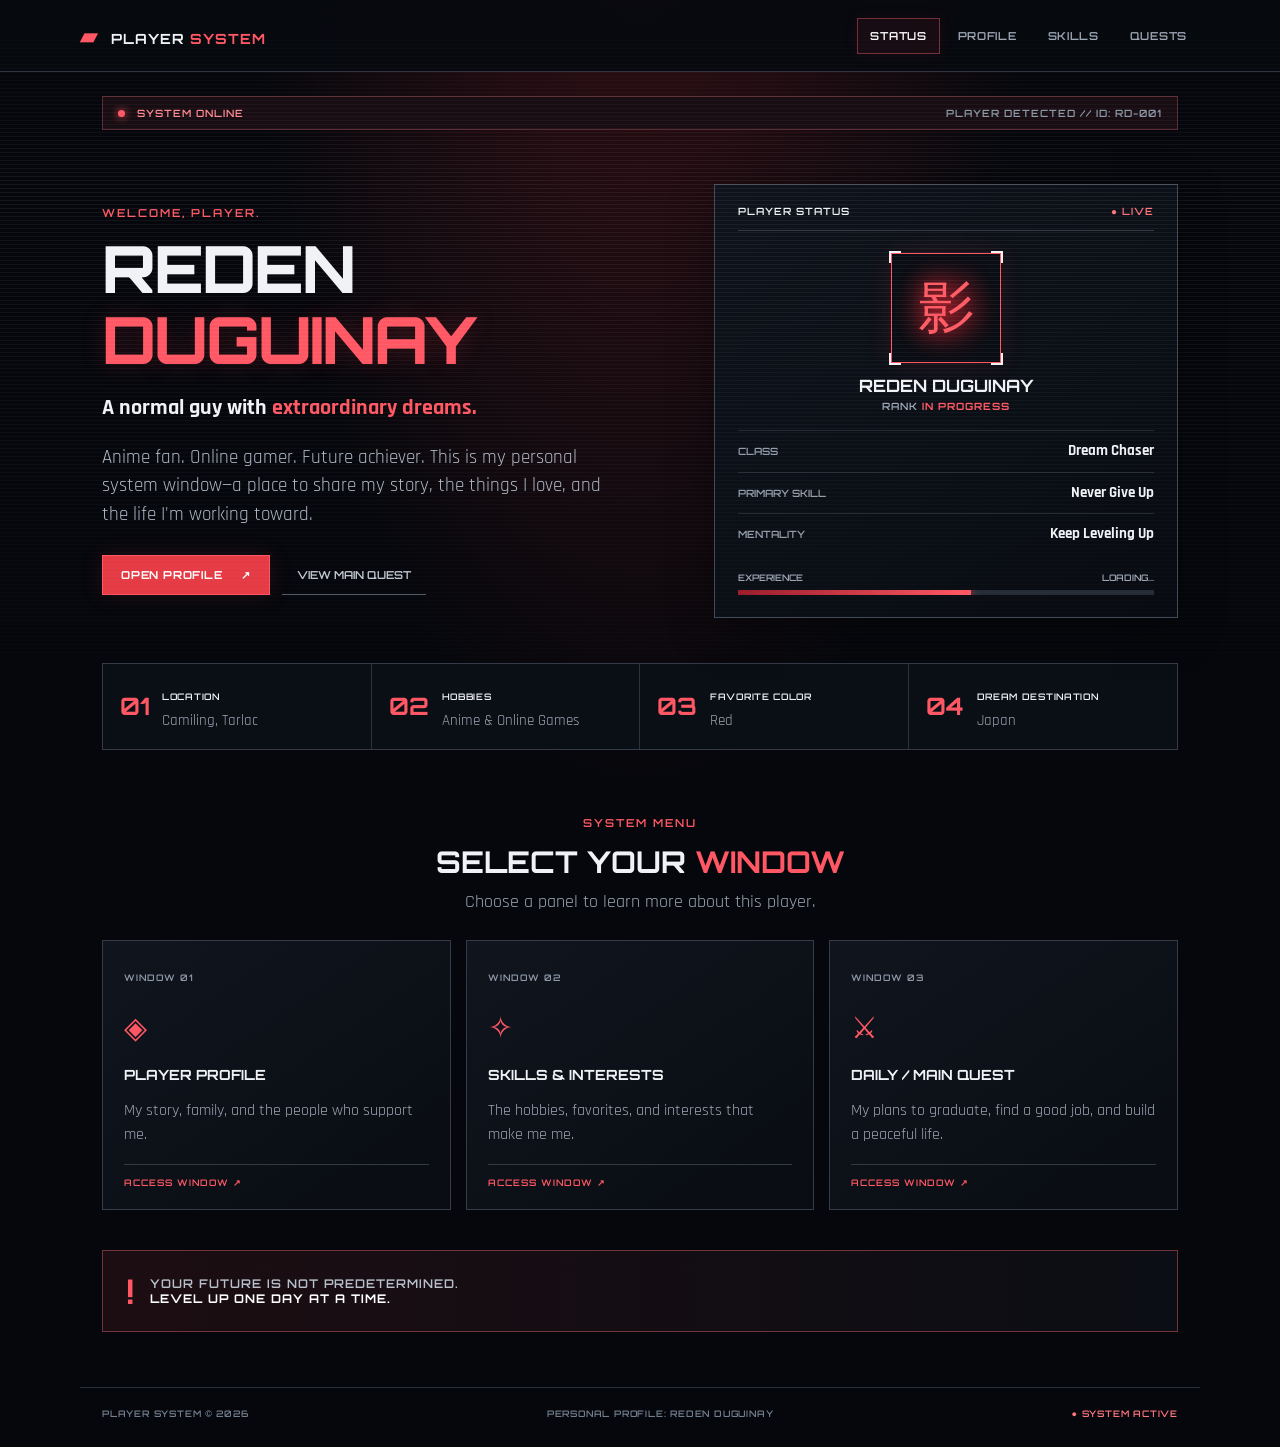
<file: index.html>
<!DOCTYPE html>
<html lang="en">
<head>
<meta charset="UTF-8"><meta name="viewport" content="width=device-width, initial-scale=1.0">
<title>PLAYER SYSTEM | Reden Duguinay</title><link rel="stylesheet" href="style.css">
</head>
<body>
<div class="scanlines"></div>
<header class="topbar">
  <a class="brand" href="index.html"><span class="brand-mark">▰</span> PLAYER <b>SYSTEM</b></a>
  <nav><a class="active" href="index.html">STATUS</a><a href="about.html">PROFILE</a><a href="interests.html">SKILLS</a><a href="goals.html">QUESTS</a></nav>
</header>
<main>
<section class="system-alert"><span class="alert-dot"></span> SYSTEM ONLINE <span class="alert-right">PLAYER DETECTED // ID: RD-001</span></section>
<section class="hero">
  <div class="hero-copy">
    <p class="overline">WELCOME, PLAYER.</p>
    <h1>REDEN<br><span>DUGUINAY</span></h1>
    <p class="subtitle">A normal guy with <span class="red">extraordinary dreams.</span></p>
    <p class="body-copy">Anime fan. Online gamer. Future achiever. This is my personal system window—a place to share my story, the things I love, and the life I'm working toward.</p>
    <div class="hero-buttons"><a class="system-button" href="about.html">OPEN PROFILE <span>↗</span></a><a class="text-button" href="goals.html">VIEW MAIN QUEST</a></div>
  </div>
  <div class="status-window">
    <div class="window-head"><span>PLAYER STATUS</span><span class="live">● LIVE</span></div>
    <div class="avatar-frame"><div class="avatar-symbol">影</div><span class="corner c1"></span><span class="corner c2"></span><span class="corner c3"></span><span class="corner c4"></span></div>
    <h2>REDEN DUGUINAY</h2><p class="rank">RANK <b>IN PROGRESS</b></p>
    <div class="stat-line"><span>CLASS</span><b>Dream Chaser</b></div>
    <div class="stat-line"><span>PRIMARY SKILL</span><b>Never Give Up</b></div>
    <div class="stat-line"><span>MENTALITY</span><b>Keep Leveling Up</b></div>
    <div class="xp-label"><span>EXPERIENCE</span><span>LOADING...</span></div><div class="xp-bar"><i></i></div>
  </div>
</section>
<section class="quick-stats">
  <article><span class="stat-number">01</span><div><b>LOCATION</b><p>Camiling, Tarlac</p></div></article>
  <article><span class="stat-number">02</span><div><b>HOBBIES</b><p>Anime & Online Games</p></div></article>
  <article><span class="stat-number">03</span><div><b>FAVORITE COLOR</b><p>Red</p></div></article>
  <article><span class="stat-number">04</span><div><b>DREAM DESTINATION</b><p>Japan</p></div></article>
</section>
<section class="section-title"><p class="overline">SYSTEM MENU</p><h2>SELECT YOUR <span>WINDOW</span></h2><p>Choose a panel to learn more about this player.</p></section>
<section class="menu-grid">
<a class="menu-card" href="about.html"><span class="menu-id">WINDOW 01</span><span class="menu-icon">◈</span><h3>PLAYER PROFILE</h3><p>My story, family, and the people who support me.</p><span class="menu-open">ACCESS WINDOW ↗</span></a>
<a class="menu-card" href="interests.html"><span class="menu-id">WINDOW 02</span><span class="menu-icon">✧</span><h3>SKILLS & INTERESTS</h3><p>The hobbies, favorites, and interests that make me me.</p><span class="menu-open">ACCESS WINDOW ↗</span></a>
<a class="menu-card" href="goals.html"><span class="menu-id">WINDOW 03</span><span class="menu-icon">⚔</span><h3>DAILY / MAIN QUEST</h3><p>My plans to graduate, find a good job, and build a peaceful life.</p><span class="menu-open">ACCESS WINDOW ↗</span></a>
</section>
<div class="system-quote"><span>!</span><p>YOUR FUTURE IS NOT PREDETERMINED.<br><b>LEVEL UP ONE DAY AT A TIME.</b></p></div>
</main>
<footer><span>PLAYER SYSTEM © 2026</span><span>PERSONAL PROFILE: REDEN DUGUINAY</span><span class="footer-status">● SYSTEM ACTIVE</span></footer>
</body></html>
</file>
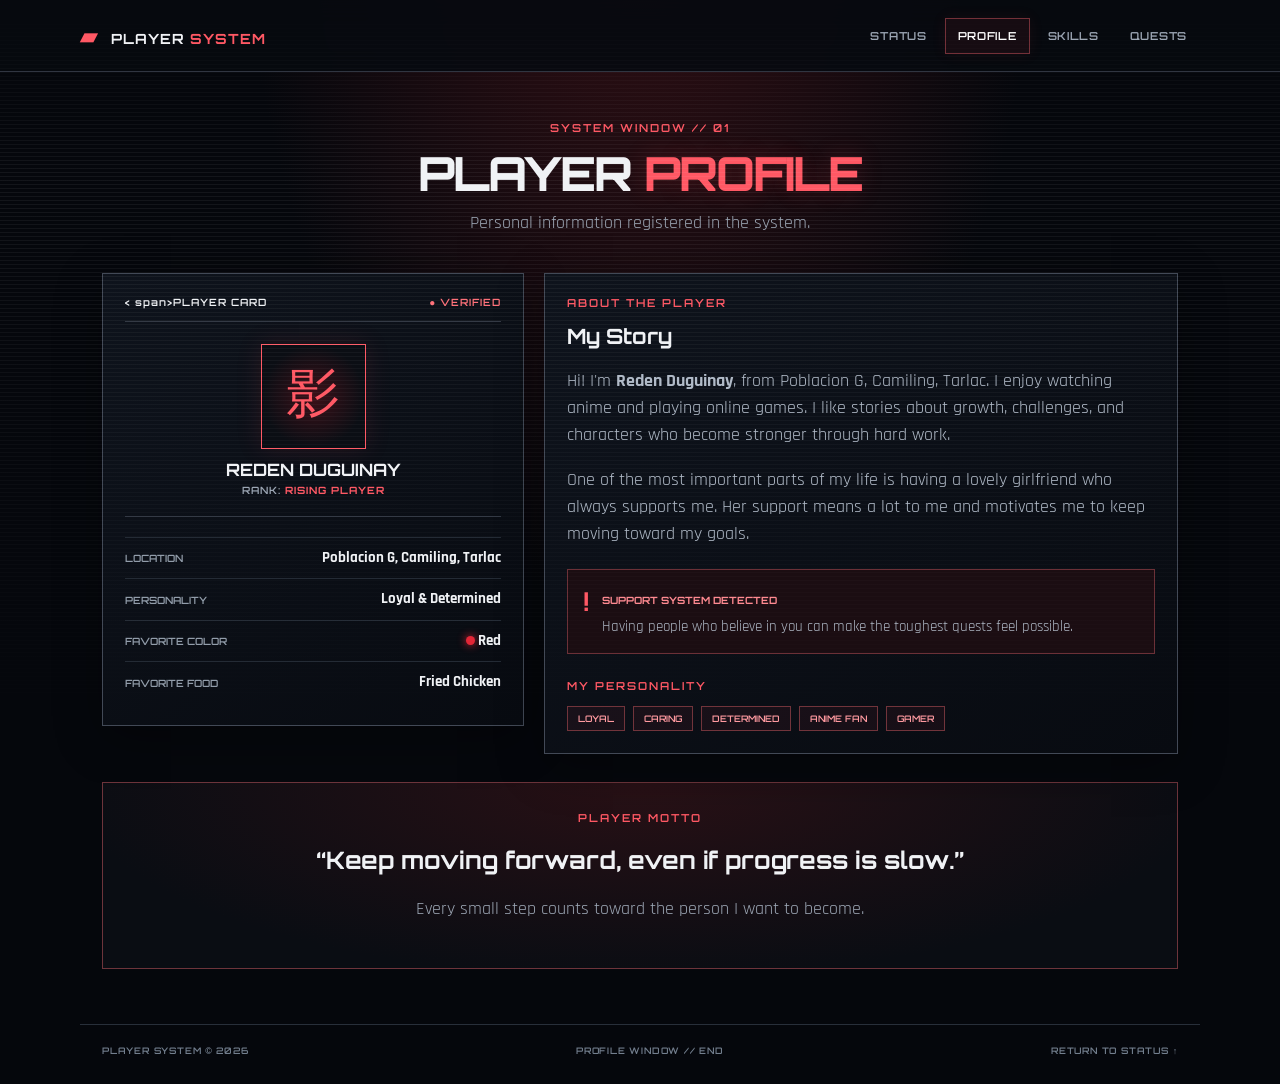
<file: about.html>
<!DOCTYPE html>
<html lang="en">
    <head>
        <meta charset="UTF-8"><meta name="viewport" content="width=device-width, initial-scale=1.0">
        <title>Player Profile | Reden Duguinay</title><link rel="stylesheet" href="style.css">
    </head>
<body>
    <div class="scanlines"></div>
    <header class="topbar"><a class="brand" href="index.html">
        <span class="brand-mark">▰</span> PLAYER <b>SYSTEM</b>
    </a><nav><a href="index.html">STATUS</a><a class="active" href="about.html">PROFILE</a>
        <a href="interests.html">SKILLS</a><a href="goals.html">QUESTS</a></nav></header>
<main class="page-main"><section class="page-heading">
    <p class="overline">SYSTEM WINDOW // 01</p>
    <h1>PLAYER <span>PROFILE</span></h1><p>Personal information registered in the system.</p>
</section>
<section class="profile-layout">
    <aside class="profile-panel"><div class="panel-heading"><
        span>PLAYER CARD</span><span class="live">● VERIFIED</span>
    </div><div class="profile-emblem">影</div><h2>REDEN DUGUINAY</h2>
    <p class="rank">RANK: <b>RISING PLAYER</b></p><div class="divider"> 
    </div>
    <div class="data-row"><span>LOCATION</span><b>Poblacion G, Camiling, Tarlac</b>
    </div><div class="data-row"><span>PERSONALITY</span><b>Loyal & Determined</b></div>
    <div class="data-row"><span>FAVORITE COLOR</span><b><i class="color-dot"></i> Red</b>
    </div><div class="data-row"><span>FAVORITE FOOD</span><b>Fried Chicken</b></div></aside>
<article class="story-panel"><p class="overline">ABOUT THE PLAYER</p><h2>My Story</h2>
    <p>Hi! I'm <b>Reden Duguinay</b>, from Poblacion G, Camiling, Tarlac. I enjoy watching anime and playing online games. I like stories about growth, challenges, and characters who become stronger through hard work.</p><p>One of the most important parts of my life is having a lovely girlfriend who always supports me. Her support means a lot to me and motivates me to keep moving toward my goals.</p><div class="system-note"><span>!</span><div><b>SUPPORT SYSTEM DETECTED</b><p>Having people who believe in you can make the toughest quests feel possible.</p></div></div><p class="overline section-overline">MY PERSONALITY</p><div class="trait-list"><span>LOYAL</span><span>CARING</span><span>DETERMINED</span><span>ANIME FAN</span><span>GAMER</span></div></article></section>
<section class="bottom-panel">
    <p class="overline">PLAYER MOTTO</p><h2>“Keep moving forward, even if progress is slow.”</h2><p>Every small step counts toward the person I want to become.</p></section></main>
<footer><span>PLAYER SYSTEM © 2026</span><span>PROFILE WINDOW // END</span><a href="index.html">RETURN TO STATUS ↑</a></footer></body></html>
</file>
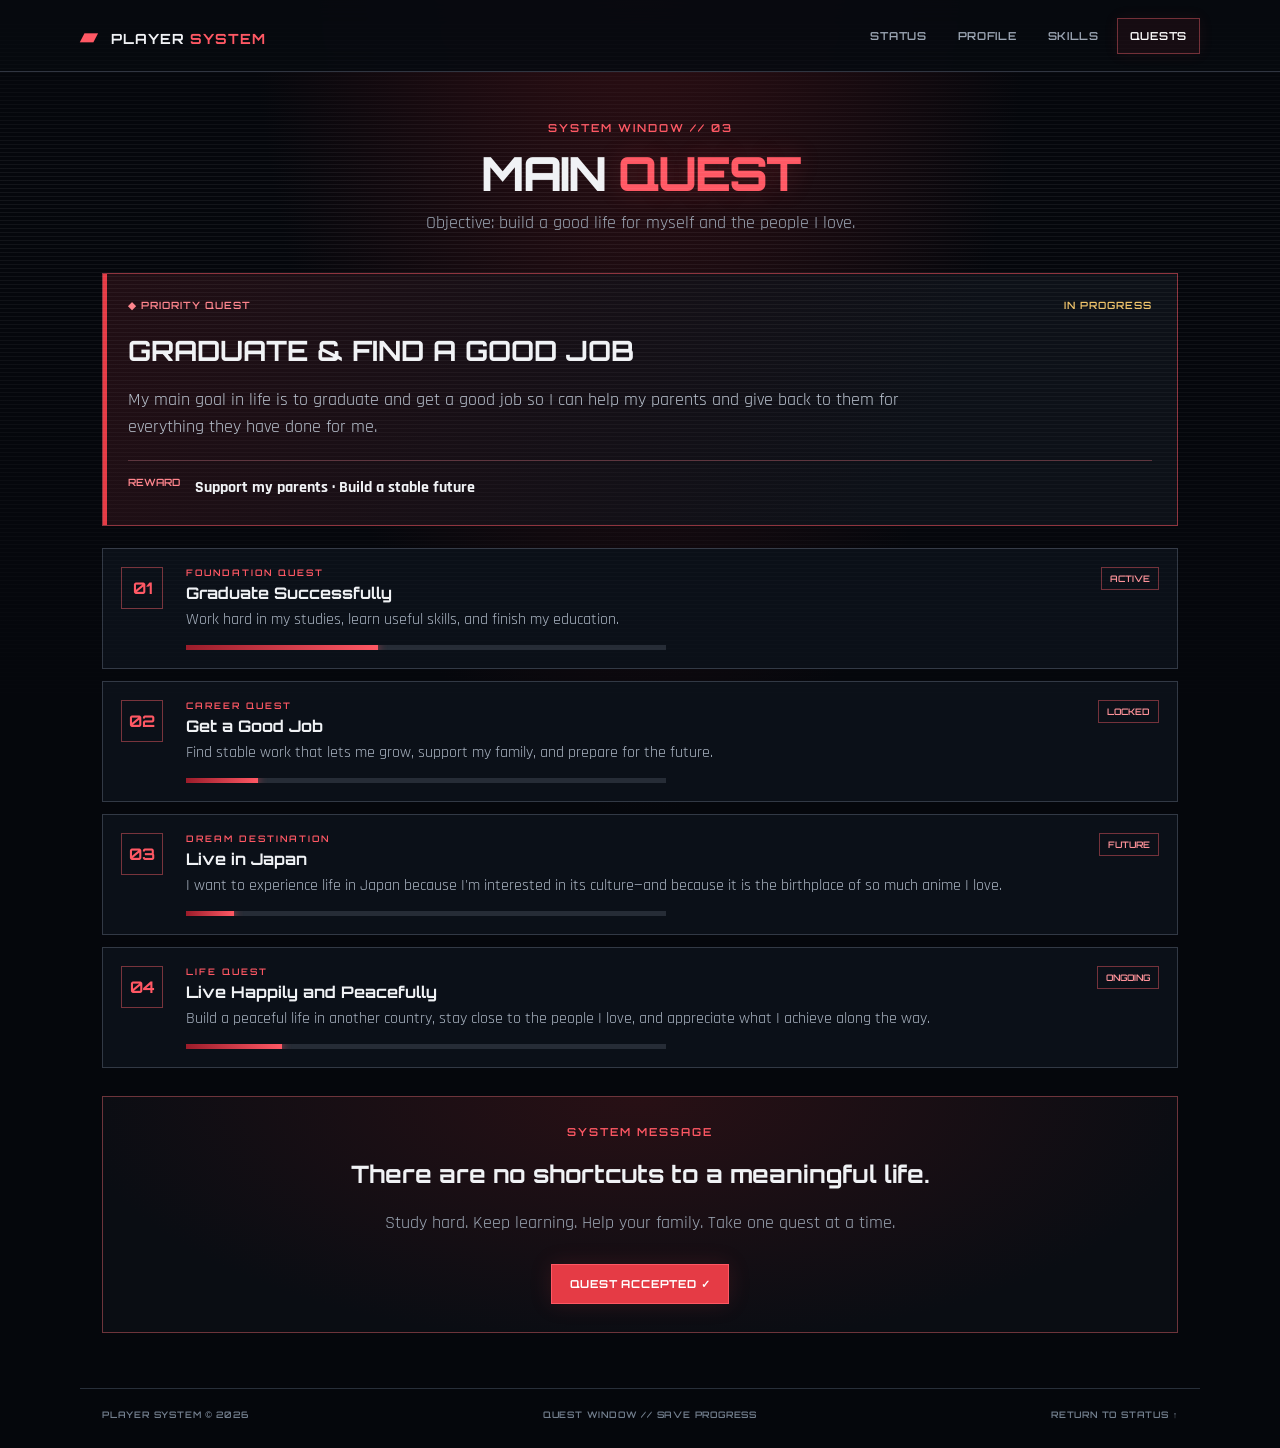
<file: goals.html>
<!DOCTYPE html>
<html lang="en"><head><meta charset="UTF-8"><meta name="viewport" content="width=device-width, initial-scale=1.0"><title>Main Quest | Reden Duguinay</title><link rel="stylesheet" href="style.css"></head>
<body><div class="scanlines"></div><header class="topbar"><a class="brand" href="index.html"><span class="brand-mark">▰</span> PLAYER <b>SYSTEM</b></a><nav><a href="index.html">STATUS</a><a href="about.html">PROFILE</a><a href="interests.html">SKILLS</a><a class="active" href="goals.html">QUESTS</a></nav></header>
<main class="page-main"><section class="page-heading"><p class="overline">SYSTEM WINDOW // 03</p><h1>MAIN <span>QUEST</span></h1><p>Objective: build a good life for myself and the people I love.</p></section>
<section class="main-quest"><div class="quest-top"><span>◆ PRIORITY QUEST</span><span class="quest-status">IN PROGRESS</span></div><h2>GRADUATE & FIND A GOOD JOB</h2><p>My main goal in life is to graduate and get a good job so I can help my parents and give back to them for everything they have done for me.</p><div class="quest-reward"><span>REWARD</span><b>Support my parents · Build a stable future</b></div></section>
<section class="quest-list"><article class="quest-item"><div class="quest-number">01</div><div class="quest-copy"><p class="overline">FOUNDATION QUEST</p><h3>Graduate Successfully</h3><p>Work hard in my studies, learn useful skills, and finish my education.</p><div class="quest-progress"><span style="width:40%"></span></div></div><span class="quest-badge">ACTIVE</span></article>
<article class="quest-item"><div class="quest-number">02</div><div class="quest-copy"><p class="overline">CAREER QUEST</p><h3>Get a Good Job</h3><p>Find stable work that lets me grow, support my family, and prepare for the future.</p><div class="quest-progress"><span style="width:15%"></span></div></div><span class="quest-badge">LOCKED</span></article>
<article class="quest-item"><div class="quest-number">03</div><div class="quest-copy"><p class="overline">DREAM DESTINATION</p><h3>Live in Japan</h3><p>I want to experience life in Japan because I'm interested in its culture—and because it is the birthplace of so much anime I love.</p><div class="quest-progress"><span style="width:10%"></span></div></div><span class="quest-badge">FUTURE</span></article>
<article class="quest-item"><div class="quest-number">04</div><div class="quest-copy"><p class="overline">LIFE QUEST</p><h3>Live Happily and Peacefully</h3><p>Build a peaceful life in another country, stay close to the people I love, and appreciate what I achieve along the way.</p><div class="quest-progress"><span style="width:20%"></span></div></div><span class="quest-badge">ONGOING</span></article></section>
<section class="bottom-panel"><p class="overline">SYSTEM MESSAGE</p><h2>There are no shortcuts to a meaningful life.</h2><p>Study hard. Keep learning. Help your family. Take one quest at a time.</p><a class="system-button" href="index.html">QUEST ACCEPTED ✓</a></section></main>
<footer><span>PLAYER SYSTEM © 2026</span><span>QUEST WINDOW // SAVE PROGRESS</span><a href="index.html">RETURN TO STATUS ↑</a></footer></body></html>
</file>
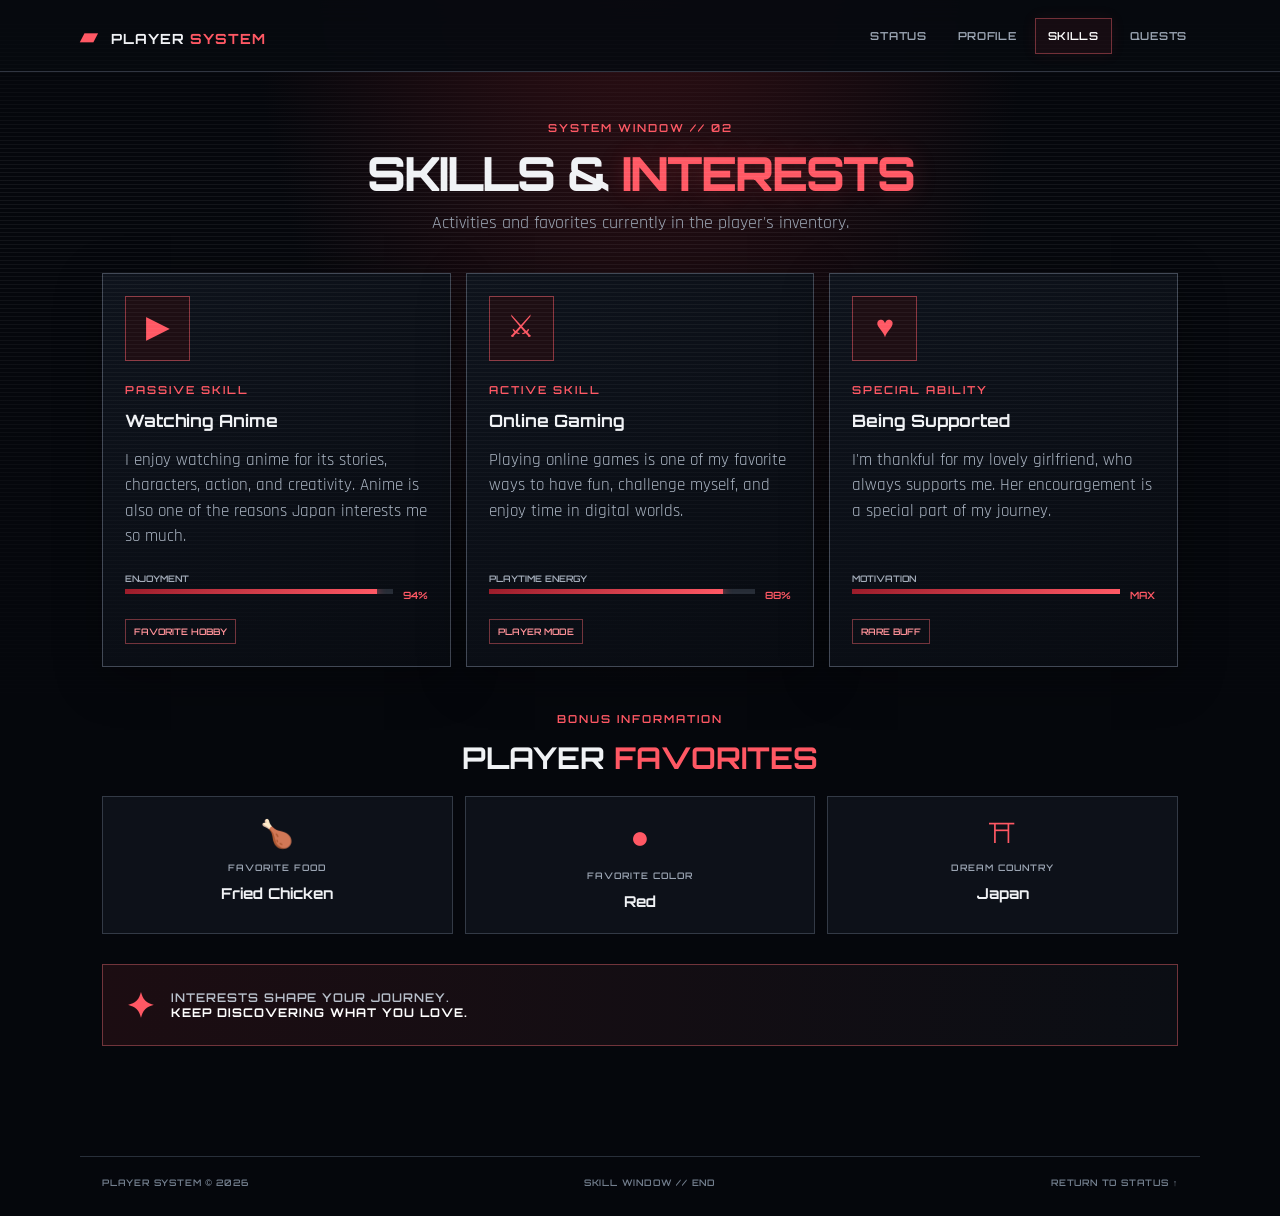
<file: interests.html>
<!DOCTYPE html>
<html lang="en"><head><meta charset="UTF-8"><meta name="viewport" content="width=device-width, initial-scale=1.0"><title>Skills & Interests | Reden Duguinay</title><link rel="stylesheet" href="style.css"></head>
<body><div class="scanlines"></div><header class="topbar"><a class="brand" href="index.html"><span class="brand-mark">▰</span> PLAYER <b>SYSTEM</b></a><nav><a href="index.html">STATUS</a><a href="about.html">PROFILE</a><a class="active" href="interests.html">SKILLS</a><a href="goals.html">QUESTS</a></nav></header>
<main class="page-main"><section class="page-heading"><p class="overline">SYSTEM WINDOW // 02</p><h1>SKILLS & <span>INTERESTS</span></h1><p>Activities and favorites currently in the player's inventory.</p></section>
<section class="interest-layout">
<article class="interest-panel"><div class="interest-symbol">▶</div><p class="overline">PASSIVE SKILL</p><h2>Watching Anime</h2><p>I enjoy watching anime for its stories, characters, action, and creativity. Anime is also one of the reasons Japan interests me so much.</p><div class="skill-meter"><span>ENJOYMENT</span><div><i style="width:94%"></i></div><b>94%</b></div><span class="skill-tag">FAVORITE HOBBY</span></article>
<article class="interest-panel"><div class="interest-symbol">⚔</div><p class="overline">ACTIVE SKILL</p><h2>Online Gaming</h2><p>Playing online games is one of my favorite ways to have fun, challenge myself, and enjoy time in digital worlds.</p><div class="skill-meter"><span>PLAYTIME ENERGY</span><div><i style="width:88%"></i></div><b>88%</b></div><span class="skill-tag">PLAYER MODE</span></article>
<article class="interest-panel"><div class="interest-symbol">♥</div><p class="overline">SPECIAL ABILITY</p><h2>Being Supported</h2><p>I'm thankful for my lovely girlfriend, who always supports me. Her encouragement is a special part of my journey.</p><div class="skill-meter"><span>MOTIVATION</span><div><i style="width:100%"></i></div><b>MAX</b></div><span class="skill-tag">RARE BUFF</span></article>
</section>
<section class="favorites"><div class="section-title compact"><p class="overline">BONUS INFORMATION</p><h2>PLAYER <span>FAVORITES</span></h2></div><div class="favorite-grid"><div><span class="favorite-icon">🍗</span><p>FAVORITE FOOD</p><b>Fried Chicken</b></div><div><span class="favorite-icon red-icon">●</span><p>FAVORITE COLOR</p><b>Red</b></div><div><span class="favorite-icon">⛩</span><p>DREAM COUNTRY</p><b>Japan</b></div></div></section>
<div class="system-quote"><span>✦</span><p>INTERESTS SHAPE YOUR JOURNEY.<br><b>KEEP DISCOVERING WHAT YOU LOVE.</b></p></div></main>
<footer><span>PLAYER SYSTEM © 2026</span><span>SKILL WINDOW // END</span><a href="index.html">RETURN TO STATUS ↑</a></footer></body></html>
</file>
<file: style.css>
@import url('https://fonts.googleapis.com/css2?family=Orbitron:wght@400;500;600;700;800&family=Rajdhani:wght@400;500;600;700&display=swap');
:root{--bg:#05070c;--panel:#0a0e16;--panel2:#0d131e;--line:#27303d;--red:#e53b45;--red2:#ff5864;--white:#f0f2f5;--muted:#9ca6b4;--glow:#e53b4528}
*{box-sizing:border-box}html{scroll-behavior:smooth}body{margin:0;background:radial-gradient(ellipse at 50% -20%,#371015 0,transparent 45%),var(--bg);color:var(--white);font-family:Rajdhani,Arial,sans-serif;font-size:18px;line-height:1.5;min-height:100vh}a{color:inherit;text-decoration:none}.scanlines{position:fixed;inset:0;pointer-events:none;z-index:20;opacity:.12;background:repeating-linear-gradient(0deg,transparent 0,transparent 3px,#fff 4px);mask-image:linear-gradient(to bottom,transparent,black 20%,transparent 85%)}
.topbar{min-height:72px;padding:15px max(25px,calc((100% - 1120px)/2));display:flex;align-items:center;justify-content:space-between;gap:20px;border-bottom:1px solid #303541;background:#070a10ed;position:sticky;top:0;z-index:10;backdrop-filter:blur(12px)}.brand{font:700 14px Orbitron,sans-serif;letter-spacing:1px;white-space:nowrap}.brand b{color:var(--red2)}.brand-mark{color:var(--red2);font-size:22px;margin-right:8px}nav{display:flex;gap:5px;flex-wrap:wrap}nav a{font:600 11px Orbitron,sans-serif;letter-spacing:.7px;color:var(--muted);padding:10px 12px;border:1px solid transparent;transition:.2s}nav a:hover,nav a.active{color:#fff;border-color:#733038;background:#e53b4512;box-shadow:0 0 15px #e53b4514}
main{max-width:1120px;margin:auto;padding:0 22px}.system-alert{margin:24px 0 0;padding:10px 15px;border:1px solid #5b2c33;background:#170d12;color:#ff8990;font:600 10px Orbitron,sans-serif;letter-spacing:1px}.alert-dot{display:inline-block;width:7px;height:7px;border-radius:50%;background:var(--red2);box-shadow:0 0 9px var(--red2);margin-right:8px}.alert-right{float:right;color:#8c97a7}
.hero{padding:54px 0 45px;display:grid;grid-template-columns:1.1fr .9fr;gap:45px;align-items:center}.overline{font:600 11px Orbitron,sans-serif;letter-spacing:2px;color:var(--red2);margin:0 0 13px}.hero h1,.page-heading h1{font:800 clamp(38px,6vw,65px)/1.08 Orbitron,sans-serif;letter-spacing:-2px;margin:12px 0 18px}.hero h1 span,.page-heading h1 span{color:var(--red2);text-shadow:0 0 24px #e53b4538}.subtitle{font-size:22px;font-weight:700;margin:0 0 12px}.red{color:var(--red2)}.body-copy{color:#aeb7c4;max-width:520px;font-size:19px}.hero-buttons{display:flex;gap:12px;align-items:center;flex-wrap:wrap;margin-top:26px}.system-button{display:inline-block;background:var(--red);color:white;padding:12px 18px;font:700 11px Orbitron,sans-serif;letter-spacing:.8px;border:1px solid var(--red2);box-shadow:0 0 22px #e53b4525;transition:.2s}.system-button:hover{background:#fa4d58;box-shadow:0 0 28px #e53b4555}.system-button span{margin-left:15px}.text-button{font:600 11px Orbitron,sans-serif;color:#c2c8d1;padding:12px 15px;border-bottom:1px solid #535c69}
.status-window,.profile-panel,.story-panel,.interest-panel,.goal-card{background:linear-gradient(145deg,#0e131c,#080b11);border:1px solid #424956;box-shadow:0 12px 45px #0005}.status-window{padding:20px 23px 22px;position:relative}.window-head,.panel-heading{display:flex;justify-content:space-between;align-items:center;font:600 10px Orbitron,sans-serif;letter-spacing:1px;padding-bottom:13px;border-bottom:1px solid #343a45}.live{color:#ff7179}.avatar-frame{width:110px;height:110px;margin:22px auto 12px;border:1px solid var(--red2);box-shadow:0 0 25px #e53b4520;display:grid;place-items:center;position:relative;background:radial-gradient(circle,#3a1218,#0a0d13 70%)}.avatar-symbol{font-size:57px;color:#ff5b65;text-shadow:0 0 22px #ff2638;font-family:serif}.corner{position:absolute;width:12px;height:12px;border-color:var(--red2)}.c1{left:-3px;top:-3px;border-left:2px solid;border-top:2px solid}.c2{right:-3px;top:-3px;border-right:2px solid;border-top:2px solid}.c3{left:-3px;bottom:-3px;border-left:2px solid;border-bottom:2px solid}.c4{right:-3px;bottom:-3px;border-right:2px solid;border-bottom:2px solid}.status-window h2,.profile-panel h2{text-align:center;font:700 17px Orbitron,sans-serif;margin:8px 0 2px}.rank{text-align:center;color:var(--muted);font:600 10px Orbitron,sans-serif;letter-spacing:1px;margin:4px 0 18px}.rank b{color:var(--red2)}.stat-line,.data-row{display:flex;justify-content:space-between;gap:14px;padding:9px 0;border-top:1px solid #242b35;font-size:15px}.stat-line span,.data-row span{color:#929daa;font:600 10px Orbitron,sans-serif;align-self:center}.stat-line b,.data-row b{text-align:right;font-weight:700}.xp-label{display:flex;justify-content:space-between;font:600 9px Orbitron,sans-serif;color:#9ca6b4;margin-top:17px}.xp-bar,.skill-meter>div,.quest-progress{height:5px;background:#262c36;margin-top:7px;overflow:hidden}.xp-bar i,.skill-meter i,.quest-progress span{display:block;height:100%;background:linear-gradient(90deg,#9b1c2a,var(--red2));box-shadow:0 0 10px #ff4655;width:56%}
.quick-stats{display:grid;grid-template-columns:repeat(4,1fr);border:1px solid #343b47;background:#0a0e15}.quick-stats article{display:flex;align-items:center;gap:13px;padding:17px;border-right:1px solid #2d333d}.quick-stats article:last-child{border:0}.stat-number{font:700 24px Orbitron,sans-serif;color:var(--red2)}.quick-stats b{font:600 9px Orbitron,sans-serif;letter-spacing:.7px}.quick-stats p{color:var(--muted);font-size:15px;margin:2px 0 0}
.section-title{text-align:center;margin:66px 0 25px}.section-title h2{font:700 clamp(22px,3vw,30px) Orbitron,sans-serif;margin:0 0 8px}.section-title h2 span{color:var(--red2)}.section-title>p:last-child{color:var(--muted);margin:0}.menu-grid{display:grid;grid-template-columns:repeat(3,1fr);gap:15px;margin-bottom:40px}.menu-card{padding:21px;border:1px solid #353c47;background:linear-gradient(145deg,#10151e,#090c12);transition:.2s;position:relative}.menu-card:hover,.interest-panel:hover,.goal-card:hover{border-color:var(--red2);box-shadow:0 0 24px #e53b4517;transform:translateY(-3px)}.menu-id{font:600 9px Orbitron,sans-serif;color:#8f9aa8;letter-spacing:1px}.menu-icon{display:block;color:var(--red2);font-size:30px;margin:18px 0 10px}.menu-card h3{font:700 14px Orbitron,sans-serif}.menu-card p{color:var(--muted);font-size:16px;min-height:48px}.menu-open{display:block;border-top:1px solid #343a44;padding-top:12px;margin-top:17px;font:600 9px Orbitron,sans-serif;color:var(--red2);letter-spacing:1px}.system-quote{display:flex;align-items:center;gap:17px;padding:19px 23px;border:1px solid #71343b;background:linear-gradient(90deg,#1c0d12,#0b0e14);margin:30px 0 55px}.system-quote>span{font:700 34px Orbitron,sans-serif;color:var(--red2)}.system-quote p{font:600 12px Orbitron,sans-serif;letter-spacing:1px;margin:0;color:#b8c0cb}.system-quote b{color:white}
.page-main{padding-top:1px;padding-bottom:55px}.page-heading{text-align:center;margin:48px auto 37px}.page-heading h1{font-size:clamp(30px,5vw,47px);margin:8px 0 10px}.page-heading>p:last-child{color:var(--muted);margin:0}.profile-layout{display:grid;grid-template-columns:.8fr 1.2fr;gap:20px;align-items:start}.profile-panel,.story-panel{padding:22px}.profile-emblem{width:105px;height:105px;display:grid;place-items:center;margin:22px auto 10px;border:1px solid var(--red2);background:radial-gradient(circle,#3c1018,#0b0e14 70%);color:var(--red2);font-size:54px;box-shadow:0 0 24px #e53b4520}.divider{height:1px;background:#303641;margin:20px 0}.color-dot{display:inline-block;width:9px;height:9px;background:#e32636;border-radius:50%;box-shadow:0 0 8px #e32636}.story-panel h2{font:700 21px Orbitron,sans-serif;margin:0 0 14px}.story-panel>p:not(.overline){color:#b0bac7;font-size:18px}.system-note{display:flex;gap:13px;padding:15px;border:1px solid #6b3037;background:#1b0d12;margin:22px 0}.system-note>span{font:700 26px Orbitron,sans-serif;color:var(--red2)}.system-note b{font:700 10px Orbitron,sans-serif;color:#ff8a91}.system-note p{margin:4px 0 0;color:#aeb7c4;font-size:15px}.section-overline{margin-top:25px}.trait-list{display:flex;gap:8px;flex-wrap:wrap}.trait-list span{border:1px solid #71343b;background:#e53b4510;padding:6px 10px;color:#ff9aa0;font:600 9px Orbitron,sans-serif}.bottom-panel{text-align:center;border:1px solid #6d343b;background:radial-gradient(ellipse at top,#281015,#0a0d13 75%);padding:28px;margin-top:28px}.bottom-panel h2{font:700 clamp(17px,3vw,24px) Orbitron,sans-serif}.bottom-panel>p:not(.overline){color:var(--muted)}.bottom-panel .system-button{margin-top:10px}
.interest-layout{display:grid;grid-template-columns:repeat(3,1fr);gap:15px}.interest-panel{padding:22px;transition:.2s}.interest-symbol{height:65px;width:65px;display:grid;place-items:center;border:1px solid #8a353e;background:#1e0e13;color:var(--red2);font-size:31px;margin-bottom:22px}.interest-panel h2{font:700 17px Orbitron,sans-serif;margin:0 0 10px}.interest-panel>p:not(.overline){color:#aab4c2;min-height:105px;font-size:17px}.skill-meter{display:grid;grid-template-columns:1fr auto;gap:5px 10px;margin:20px 0 15px}.skill-meter>span{grid-column:1/-1;font:600 9px Orbitron,sans-serif;color:#a4adba}.skill-meter>div{margin:0}.skill-meter b{font:600 10px Orbitron,sans-serif;color:var(--red2)}.skill-tag{font:600 9px Orbitron,sans-serif;color:#ff9299;border:1px solid #73343c;padding:6px 8px;display:inline-block}.favorites{margin-top:45px}.compact{margin:0 0 20px}.favorite-grid{display:grid;grid-template-columns:repeat(3,1fr);gap:12px}.favorite-grid>div{padding:18px;text-align:center;background:#0d1119;border:1px solid #333a46}.favorite-icon{font-size:27px;color:var(--red2)}.red-icon{font-size:32px}.favorite-grid p{font:600 9px Orbitron,sans-serif;color:#9ba5b3;letter-spacing:1px;margin:7px 0}.favorite-grid b{font:700 15px Orbitron,sans-serif}
.main-quest{padding:25px;border:1px solid #8e343e;background:linear-gradient(115deg,#210e14,#0d1118 75%);box-shadow:inset 4px 0 var(--red);margin-bottom:22px}.quest-top{display:flex;justify-content:space-between;gap:15px;font:600 10px Orbitron,sans-serif;color:#ff858d;letter-spacing:1px}.quest-status{color:#f0c46a}.main-quest h2{font:700 clamp(20px,3vw,28px) Orbitron,sans-serif;margin:22px 0 12px}.main-quest>p{color:#b6bfcb;max-width:850px}.quest-reward{display:flex;gap:15px;flex-wrap:wrap;border-top:1px solid #593039;margin-top:20px;padding-top:15px;font-size:16px}.quest-reward span{font:600 10px Orbitron,sans-serif;color:#ff858d}.quest-list{display:grid;gap:12px}.quest-item{display:grid;grid-template-columns:48px 1fr auto;gap:17px;align-items:start;padding:18px;background:#0b1018;border:1px solid #323945}.quest-number{height:42px;width:42px;display:grid;place-items:center;border:1px solid #78343c;color:var(--red2);font:700 16px Orbitron,sans-serif}.quest-copy .overline{font-size:9px;margin:0 0 5px}.quest-copy h3{font:700 16px Orbitron,sans-serif;margin:0 0 5px}.quest-copy>p:not(.overline){color:#aab4c2;margin:0;font-size:16px}.quest-progress{max-width:480px;margin-top:13px}.quest-progress span{width:30%}.quest-badge{font:600 9px Orbitron,sans-serif;color:#ff939a;border:1px solid #74323b;padding:5px 8px;white-space:nowrap}
footer{max-width:1120px;margin:auto;border-top:1px solid #282f3a;padding:20px 22px 28px;display:flex;justify-content:space-between;gap:12px;flex-wrap:wrap;color:#737f8e;font:600 9px Orbitron,sans-serif;letter-spacing:.8px}.footer-status{color:#ff777f}
@media(max-width:760px){.topbar{position:static;flex-direction:column;padding:15px 10px;gap:12px}nav{justify-content:center}nav a{font-size:9px;padding:9px}.hero{grid-template-columns:1fr;padding:35px 0;gap:25px}.hero h1{font-size:42px}.quick-stats{grid-template-columns:repeat(2,1fr)}.quick-stats article:nth-child(2){border-right:0}.quick-stats article{border-bottom:1px solid #2d333d;padding:12px}.quick-stats article:nth-child(3),.quick-stats article:nth-child(4){border-bottom:0}.menu-grid,.interest-layout,.favorite-grid{grid-template-columns:1fr}.menu-card p{min-height:0}.profile-layout{grid-template-columns:1fr}.page-heading{margin-top:35px}.interest-panel>p:not(.overline){min-height:0}.quest-item{grid-template-columns:40px 1fr;gap:12px}.quest-badge{grid-column:2;justify-self:start}.alert-right{display:none}.system-quote{margin-bottom:35px}footer{justify-content:center;text-align:center}main{padding-left:14px;padding-right:14px}}
</file>
